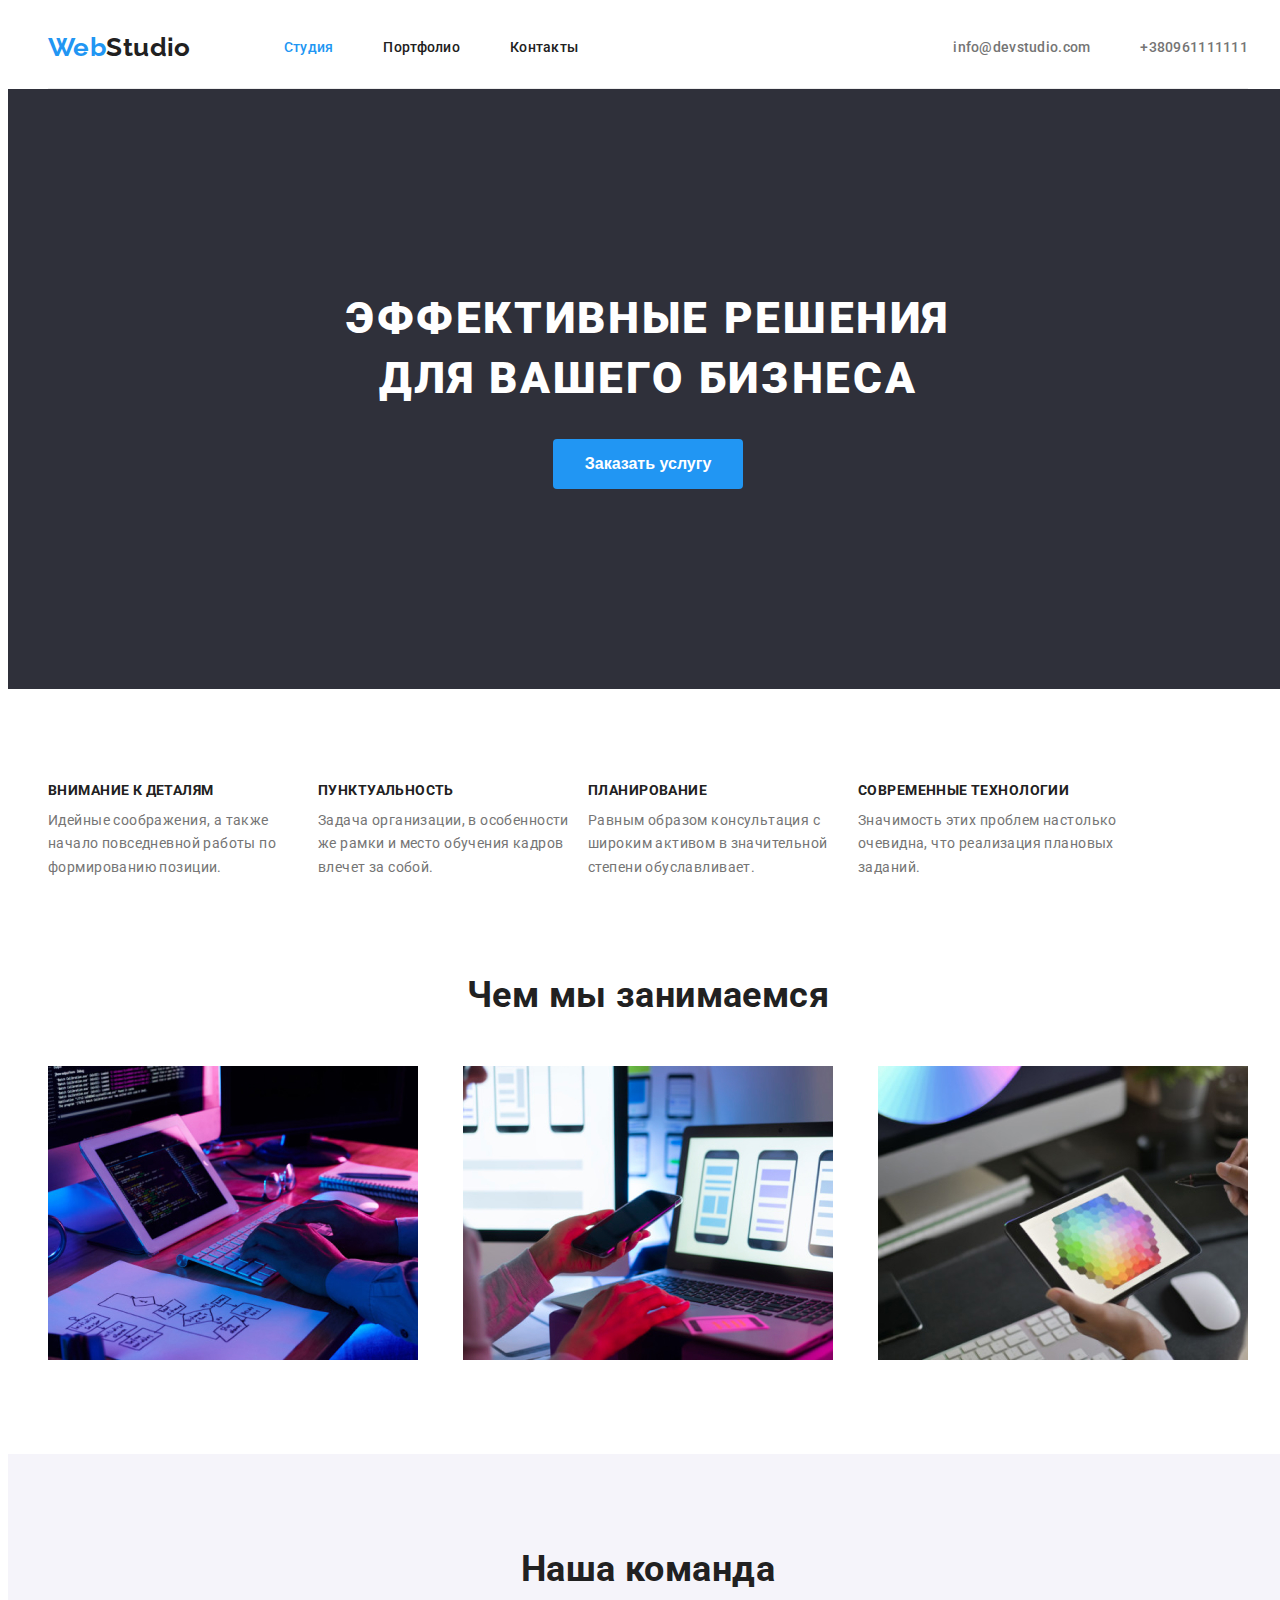
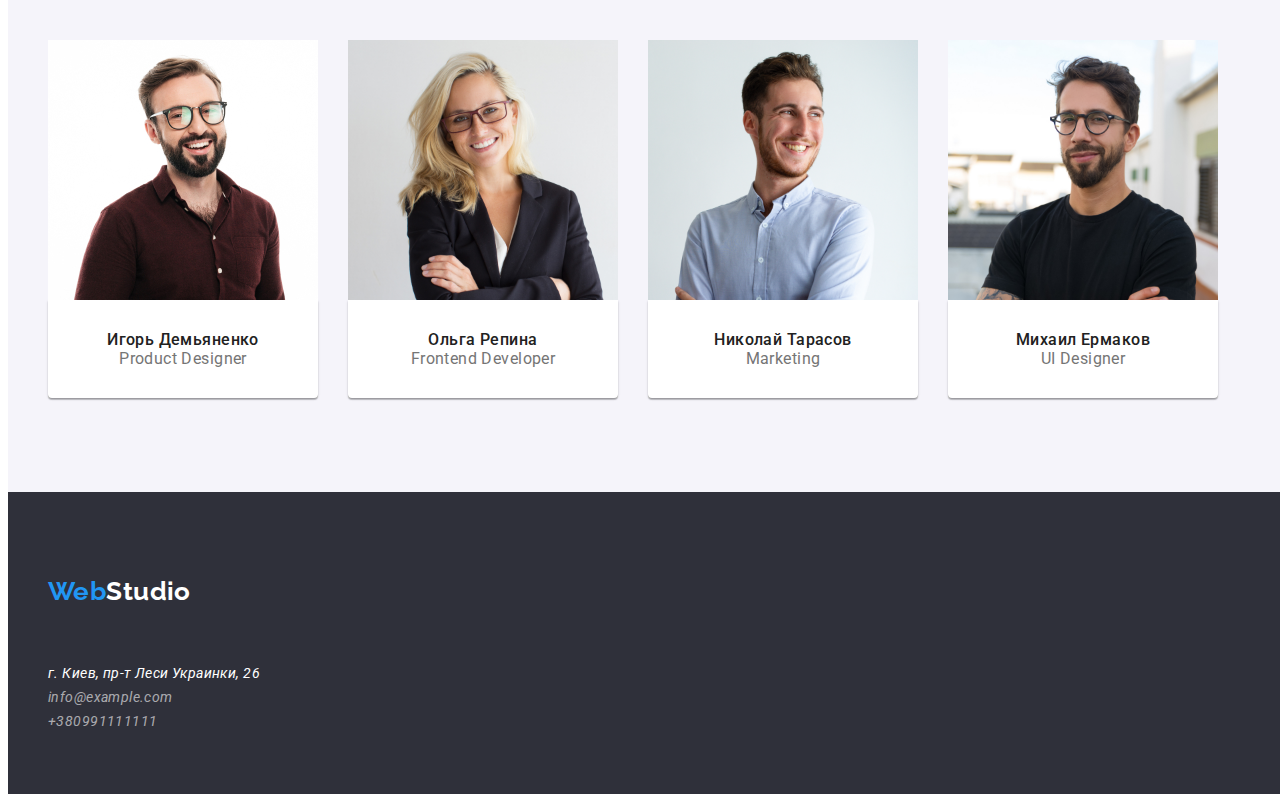
<file: index.html>
<!DOCTYPE html>
<html lang="ru">
  <head>
    <meta charset="UTF-8" />
    <meta http-equiv="X-UA-Compatible" content="IE=edge" />
    <meta name="viewport" content="width=device-width, initial-scale=1.0" />
    <title>Студия</title>
    <link rel="preconnect" href="https://fonts.googleapis.com" />
    <link rel="preconnect" href="https://fonts.gstatic.com" crossorigin />
    <link
      href="https://fonts.googleapis.com/css2?family=Raleway:wght@700&family=Roboto:wght@400;500;700;900&display=swap"
      rel="stylesheet"
    />
    <link
      rel="stylesheet"
      href="https://cdnjs.cloudflare.com/ajax/libs/modern-normalize/1.1.0/modern-normalize.min.css"
      integrity="sha512-wpPYUAdjBVSE4KJnH1VR1HeZfpl1ub8YT/NKx4PuQ5NmX2tKuGu6U/JRp5y+Y8XG2tV+wKQpNHVUX03MfMFn9Q=="
      crossorigin="anonymous"
      referrerpolicy="no-referrer"
    />
    <link rel="stylesheet" href="./css/styles.css" />
  </head>
  <body>
    <div class="conteiner">
      <!-- Шапка страницы  -->
      <header class="header">
        <nav class="navigation">
          <a href="./index.html" class="logo">Web<span class="logo-studio">Studio</span></a>
          <ul class="site-nav">
            <li class="item"><a href="./index.html" class="link current">Студия</a></li>
            <li class="item"><a href="./portfolio.html" class="link">Портфолио</a></li>
            <li class="item"><a href="" class="link">Контакты</a></li>
          </ul>
        </nav>
        <ul class="auth-nav">
          <li class="auth-item"><a href="mailto:info@devstudio.com">info@devstudio.com</a></li>
          <li class="auth-item"><a href="tel:+380961111111">+380961111111</a></li>
        </ul>
      </header>
    </div>

      <!-- Мейн -->
      <main>
        <!-- Блок герой -->

        <section class="hero">
          <h1 class="hero-title">Эффективные решения для вашего бизнеса</h1>
          <button class="button" type="button">Заказать услугу</button>
        </section>
    
        <!-- Преимущества -->
        <section class="features">
          <div class="conteiner">
          <h2 class="visibility-hidden">Преимущества</h2>
          <ul class="list">
            <li class="list-item">
              <h3 class="features-title">Внимание к деталям</h3>
              <p class="features-content">
                Идейные соображения, а также начало повседневной работы по формированию позиции.
              </p>
            </li>
            <li class="list-item">
              <h3 class="features-title">Пунктуальность</h3>
              <p class="features-content">
                Задача организации, в особенности же рамки и место обучения кадров влечет за собой.
              </p>
            </li>
            <li class="list-item">
              <h3 class="features-title">Планирование</h3>
              <p class="features-content">
                Равным образом консультация с широким активом в значительной степени обуславливает.
              </p>
            </li >
            <li class="list-item">
              <h3 class="features-title">Современные технологии</h3>
              <p class="features-content">
                Значимость этих проблем настолько очевидна, что реализация плановых заданий.
              </p>
            </li>
          </ul>
          </div>
        </section>

        <!-- Чем мы занимаемся -->
        <section class="work">
          <div class="conteiner">
          <h2 class="work-title">Чем мы занимаемся</h2>
          <ul class="work-list">
            <li class="work-item">
              <img src="./images/work1.jpg" alt="Работа за компьтером" width="370" />
            </li>
            <li class="work-item">
              <img src="./images/work2.jpg" alt="Мобильный телефон в руке" width="370" />
            </li>
            <li class="work-item">
              <img src="./images/work3.jpg" alt="Планшет в руке" width="370" />
            </li>
          </ul>
          </div>
        </section>
        <!-- Наша команда -->
        <section class="team">
          <div class="conteiner">
          <h2 class="team-title">Наша команда</h2>
          <ul class="team-list">
            <li class="team-item">
              <img src="./images/imgИгорь.jpg" alt="Женщина" width="270" />
              <div class="text-card">
                <h3 class="team-name">Игорь Демьяненко</h3>
              <p class="team-position">Product Designer</p>
            </div>
            </li>
            <li class="team-item">
              <img src="./images/imgОльга.jpg" alt="Женщина" width="270" />
              <div class="text-card">
                <h3 class="team-name">Ольга Репина</h3>
              <p class="team-position">Frontend Developer</p>
              </div>
            </li>
            <li class="team-item">
              <img src="./images/imgНиколай.jpg" alt="Мужчина" width="270" />
              <div class="text-card">
                <h3 class="team-name">Николай Тарасов</h3>
              <p class="team-position">Marketing</p>
              </div>
            </li>
            <li class="team-item">
              <img src="./images/imgМихаил.jpg" alt="Мужчина" width="270" />
              <div class="text-card">
                <h3 class="team-name">Михаил Ермаков</h3>
              <p class="team-position">UI Designer</p>
              </div>
            </li>
          </ul>
          </div>
        </section>
      </main>
    </div>
      <!-- Футер -->
      <footer class="footer">
        <div class="conteiner">
        <a href="./index.html" class="logo">Web<span class="logo-studio">Studio</span></a>
        <address class="footer-addres">
          <ul>
            <li>
              <p class="address">г. Киев, пр-т Леси Украинки, 26</p>
            </li>
            <li class="contacts-item">
              <a href="mailto:info@example.com" class="contacts">info@example.com</a>
            </li>
            <li class="contacts-item">
              <a href="tel:+38099111111" class="contacts">+380991111111</a>
            </li>
          </ul>
        </address>
        </div>
      </footer>
    
  </body>
</html>
</file>
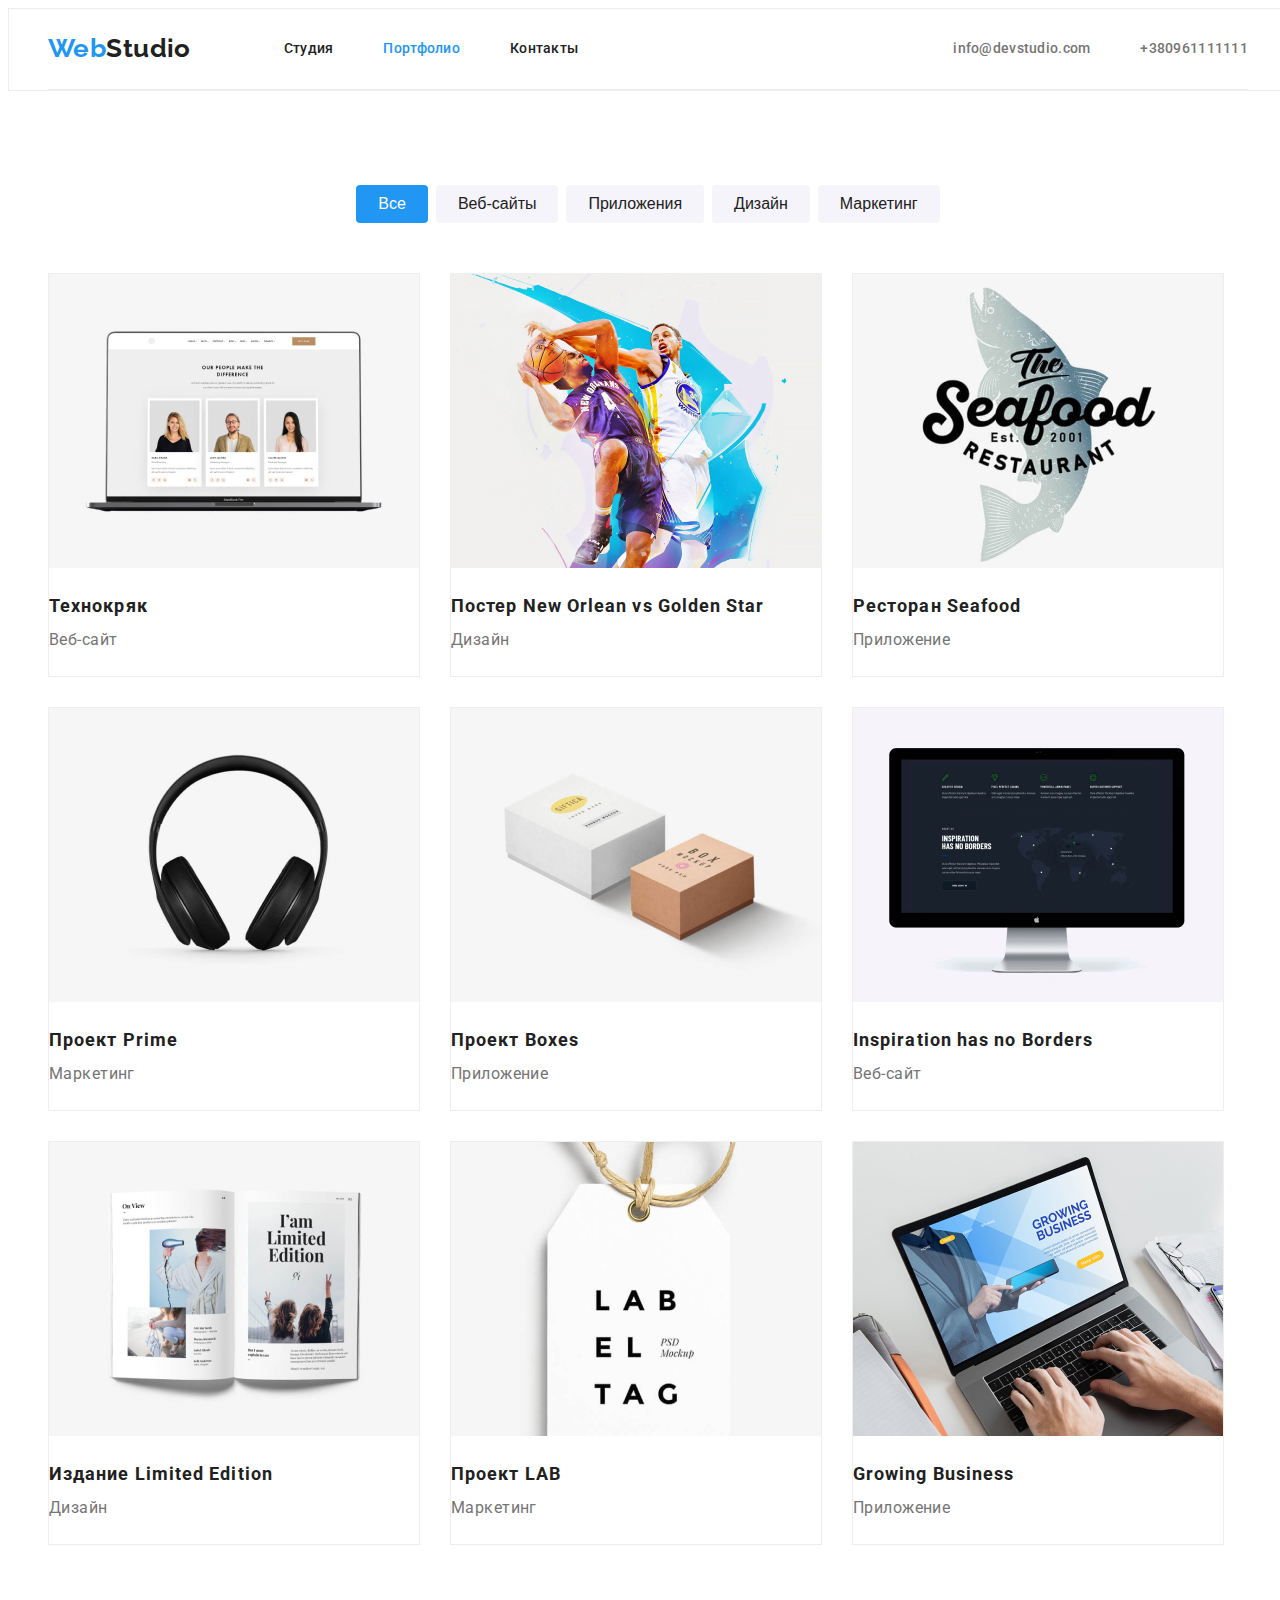
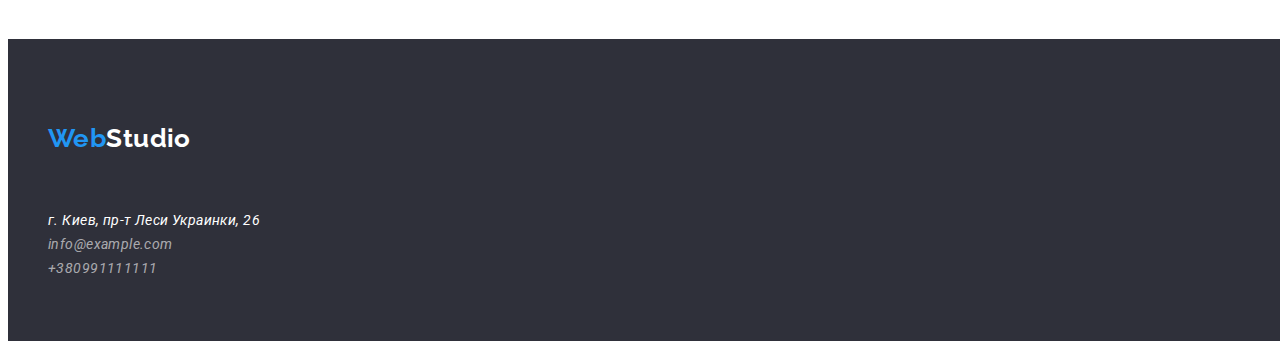
<file: portfolio.html>
<!DOCTYPE html>
<html lang="ru">
  <head>
    <meta charset="UTF-8" />
    <meta http-equiv="X-UA-Compatible" content="IE=edge" />
    <meta name="viewport" content="width=device-width, initial-scale=1.0" />
    <title>Студия</title>
    <link rel="preconnect" href="https://fonts.googleapis.com" />
    <link rel="preconnect" href="https://fonts.gstatic.com" crossorigin />
    <link
      href="https://fonts.googleapis.com/css2?family=Raleway:wght@700&family=Roboto:wght@400;500;700;900&display=swap"
      rel="stylesheet"
    />
    <link
      rel="stylesheet"
      href="https://cdnjs.cloudflare.com/ajax/libs/modern-normalize/1.1.0/modern-normalize.min.css"
      integrity="sha512-wpPYUAdjBVSE4KJnH1VR1HeZfpl1ub8YT/NKx4PuQ5NmX2tKuGu6U/JRp5y+Y8XG2tV+wKQpNHVUX03MfMFn9Q=="
      crossorigin="anonymous"
      referrerpolicy="no-referrer"
    />
    <link rel="stylesheet" href="./css/styles.css" />
  </head>
  <body>
    <!-- Шапка страницы  -->
    <div class="border-header">
      <div class="conteiner">
      <header class="header">
        <nav class="navigation">
          <a href="./index.html" class="logo">Web<span class="logo-studio">Studio</span></a>
          <ul class="site-nav">
            <li class="item"><a href="./index.html" class="link">Студия</a></li>
            <li class="item"><a href="./portfolio.html" class="link current">Портфолио</a></li>
            <li class="item"><a href="" class="link">Контакты</a></li>
          </ul>
        </nav>
        <ul class="auth-nav">
          <li class="auth-item"><a href="mailto:info@devstudio.com">info@devstudio.com</a></li>
          <li class="auth-item"><a href="tel:+380961111111">+380961111111</a></li>
        </ul>
      </header>
    </div>
    </div

    <!-- Мейн -->
    <main>
        <section class="page-section">
          <div class="conteiner">
          <h1 class="visibility-hidden">Портфолио</h1>
          <ul class="page-nav">
            <li class="page-item"><button class="btn current" type="button">Все</button></li>
            <li class="page-item"><button class="btn" type="button">Веб-сайты</button></li>
            <li class="page-item"><button class="btn" type="button">Приложения</button></li>
            <li class="page-item"><button class="btn" type="button">Дизайн</button></li>
            <li class="page-item"><button class="btn" type="button">Маркетинг</button></li>
          </ul>
          <ul class="portfolio-list">
            <li class="portfolio-item">
              <img src="./images/portfolio/laptop.jpg" alt="Ноутбук" width="370" height="294" />
              <div class="portfolio-card">
                <h2 class="portfolio-title">Технокряк</h2>
              <p class="portfolio-text">Веб-сайт</p>
              </div>
            </li>
            <li class="portfolio-item">
              <img
                src="./images/portfolio/bascketball.jpg"
                alt="Баскетболисты"
                width="370"
                height="294"
              />
              <div class="portfolio-card">
                <h2 class="portfolio-title">Постер New Orlean vs Golden Star</h2>
              <p class="portfolio-text">Дизайн</p>
              </div>
            </li>
            <li class="portfolio-item">
              <img
                src="./images/portfolio/seafood.jpg"
                alt="Логотип Seafoof"
                width="370"
                height="294"
              />
              <div class="portfolio-card">
                <h2 class="portfolio-title">Ресторан Seafood</h2>
              <p class="portfolio-text">Приложение</p>
              </div>
            </li>
            <li class="portfolio-item">
              <img
                src="./images/portfolio/headphones.jpg"
                alt="Наушники"
                width="370"
                height="294"
              />
              <div class="portfolio-card">
                <h2 class="portfolio-title">Проект Prime</h2>
              <p class="portfolio-text">Маркетинг</p>
              </div>
            </li>
            <li class="portfolio-item">
              <img src="./images/portfolio/boxes.jpg" alt="Коробки" width="370" height="294" />
            <div class="portfolio-card">
                <h2 class="portfolio-title">Проект Boxes</h2>
              <p class="portfolio-text">Приложение</p>
            </div>
            </li>
            <li class="portfolio-item">
              <img src="./images/portfolio/monitor.jpg" alt="Монитор" width="370" height="294" />
              <div class="portfolio-card">
                <h2 class="portfolio-title">Inspiration has no Borders</h2>
              <p class="portfolio-text">Веб-сайт</p>
              </div>
            </li>
            <li class="portfolio-item">
              <img src="./images/portfolio/book.jpg" alt="Книга" width="370" height="294" />
              <div class="portfolio-card">
                <h2 class="portfolio-title">Издание Limited Edition</h2>
              <p class="portfolio-text">Дизайн</p>
              </div>
            </li>
            <li class="portfolio-item">
              <img src="./images/portfolio/label.jpg" alt="Бирка" width="370" height="294" />
              <div class="portfolio-card">
                <h2 class="portfolio-title">Проект LAB</h2>
              <p class="portfolio-text">Маркетинг</p>
              </div>
            </li>
            <li class="portfolio-item">
              <img
                src="./images/portfolio/hend-on-laptop.jpg"
                alt="Ноутбук"
                width="370"
                height="294"
              />
              <div class="portfolio-card">
                <h2 class="portfolio-title">Growing Business</h2>
              <p class="portfolio-text">Приложение</p>
              </div>
            </li>
          </ul>
          </div>
        </section>
    </main>
    <!-- Футер -->
   <footer class="footer">
        <div class="conteiner">
        <a href="./index.html" class="logo">Web<span class="logo-studio">Studio</span></a>
        <address class="footer-addres">
          <ul>
            <li>
              <p class="address">г. Киев, пр-т Леси Украинки, 26</p>
            </li>
            <li class="contacts-item">
              <a href="mailto:info@example.com" class="contacts">info@example.com</a>
            </li>
            <li class="contacts-item">
              <a href="tel:+38099111111" class="contacts">+380991111111</a>
            </li>
          </ul>
        </address>
        </div>
      </footer>
  </body>
</html>
</file>
<file: css/styles.css>
/* ROOT */
:root{
    --primery-text-color: rgba(117, 117, 117, 1);
    --bgc-hero-footer: rgba(47, 48, 58, 1);
    --title-text-color: rgba(33, 33, 33, 1);
    --accent-color: rgba(33, 150, 243, 1);
    --footer-contact-color: rgba(255, 255, 255, 0.6);
    --hero-color: rgba(255, 255, 255, 1);
    --batton-portfolio: rgba(245, 244, 250, 1);
    --page-color: #ffffff;
}

/* НОРМАЛИЗАЦИЯ */
h1,h2,h3,h4,h5,h6,p{margin: 0;}
a{text-decoration:none;}

ul, ul li{
    list-style: none;
    padding: 0;
    margin: 0;
}
img{
    display: block;
}
/* Наследование от body */
body {
    height: 100%;
    width: 100%;
    background-color: var(--page-color);
    color: var(--primery-text-color);
    font-family: Roboto,sans-serif;
    font-size: 14px;
    font-weight: 400;
    letter-spacing: 0.03em;
    line-height: 1.7;
}

/* Контейнер для контента */
.conteiner {
    width: 1200px;
    margin: 0 auto;
    padding-left: 15px;
    padding-right: 15px;
    align-items: center;
}

/* Header */
.header{
    display: flex;
    height: 80px;
   border-bottom: 1px solid #ECECEC;;
}
.navigation{
    display: flex;
}
.logo {
    display: inline-block;
    margin-right: 93px;
    padding-top: 24px;
    padding-bottom: 25px;
    color: var(--accent-color);
    font-family: Raleway,sans-serif;
    font-weight: 700;
    font-size: 26px;
    line-height: 1.2;

}
.logo-studio {
    color: var(--title-text-color);
}
/* Header-Site nav  */
.site-nav{
    display: flex;
    align-items: center;

    font-weight: 500;
    line-height: 1.14;
    letter-spacing: 0.02em;
}
.site-nav .link {
   padding-top: 32px;
   padding-bottom: 32px;
    color: var(--title-text-color);
    letter-spacing: 0.02em;
}
.item{
    margin-right: 50px;
}
.item:last-child {
margin-right: 0;
}
.site-nav .link:hover,
.site-nav .link:focus {
    color: var(--accent-color);
}
.site-nav .link.current{
color: var(--accent-color);
}

.auth-nav{
    display: flex;
    margin-left: auto;
    align-items: center;
    font-weight: 500;
    line-height: 1.14;
    letter-spacing: 0.02em;
}
.auth-nav a{
    display: block;
    padding-top: 32px;
    padding-bottom: 32px;
    color: var(--primery-text-color);
    letter-spacing: 0.02em;
}
.auth-nav .auth-item:last-child{
    margin-left: 50px;
}

.auth-nav a:hover,
.auth-nav a:focus{
    color: var(--accent-color);
}

.border-header {
     border: 1px solid #ECECEC;
}
/* --------------------------------------------------  */
    

/* main  */
h2,
h3,
h4 {
    color: var(--title-text-color);
}
 /* hero  */
 .hero{
       padding: 200px 0;
    background-color: var(--bgc-hero-footer);
 }
.hero-title{
        width: 696px;
        margin-left: auto;
        margin-right: auto;
        margin-bottom: 30px;
        color: var(--hero-color);
        font-weight: 900;
        font-size: 44px;
        line-height: 1.36;
        text-align: center;
        letter-spacing: 0.06em;
        text-transform: uppercase;
    }
.button{
    display: flex;
    align-items: center;
    text-align: center;
    padding: 10px 32px;
    margin: 0 auto;
    color: var(--hero-color);
    background-color: var(--accent-color);
    font-size: 16px;
    font-weight: 700;
    line-height: 1.87;
    cursor: pointer;
    border: none;
    border-radius: 4px;
 
}
.button:hover,
.button:focus{
    background-color: #188CE8;
    box-shadow: 0px 4px 4px rgba(0, 0, 0, 0.15);
}

/* Преимущества  */
.visibility-hidden{
    position: absolute;
    white-space: nowrap;
    width: 1px;
    height: 1px;
    overflow: hidden;
    border: 0;
    padding: 0;
    clip: rect(0 0 0 0);
    clip-path: inset(50%);
    margin: -1px;
}


.list{
    display: flex;
}
.list-item{
    width: 270px;
}
.features{
    padding-top: 94px;
}

.team{
    background-color: #F5F4FA;
    padding-top: 94px;
    padding-bottom: 94px;
}

.features-title,
.work-title,
.team-title{
    color: var(--title-text-color);
    font-size: 14px;
    font-weight: 700;
}
.features-title{
    line-height: 1.14;
    text-transform: uppercase;
    margin-bottom: 10px;
}
/* WORK  */
.work{
    padding-bottom: 94px;
    padding-top: 94px;
}
.work-title,
.team-title{
    font-size: 36px;
    line-height: 1.17;
    text-align: center;
}
.work-title{
    margin-bottom: 50px;
}
.work-list{
    display: flex;
    justify-content:space-between ;
}
.work-item{
    width: 370px;
    
}

/* Наша команда  */
.team-title{
   margin-bottom: 50px;
}
.team-list{
    display: flex;
    justify-content: flex-start;
}
.team-item{
background-color: #fff;
}

.team-item:not(:last-child){
    margin-right: 30px;
}

.text-card{
    padding-top: 30px;
    padding-bottom: 30px;
    text-align:center;
    box-shadow: 0px 1px 3px rgba(0, 0, 0, 0.12), 0px 1px 1px rgba(0, 0, 0, 0.14), 0px 2px 1px rgba(0, 0, 0, 0.2);
    border-radius: 0px 0px 4px 4px;
}
.team-name{
    font-weight: 500;
}
.team-name,
.team-position{
    font-size: 16px;
    line-height: 1.19;
}
/* --------------------------------------------- */
  /* footer  */
  .footer{
      background: var(--bgc-hero-footer);
      padding-top: 60px;
      padding-bottom: 60px;
  }
.logo-studio {
    color: var(--title-text-color);
}
.footer .logo-studio{
      color: var(--hero-color);
     
  }
  .footer-addres{
      margin-top: 30px;
  }
.address {
    color: var(--hero-color);
}

.contacts{
    color: var(--footer-contact-color);
    font-weight: 400;
}
.contacts:hover,
.contacts:focus {
    color: var(--accent-color);
}
/* main-pertfolio  */
.page-section{
    padding-top: 94px;
    padding-bottom: 94px;
}
.page-nav{
    display: flex;
    justify-content: center;
    padding-bottom: 50px;
   
}
.page-item{
    margin-right: 8px;

}
.page-item:last-child{
    margin-right: 0;
}

.portfolio-list{
    display: flex;
    flex-wrap: wrap;
    
}

.portfolio-item{
    max-width: 370px;
    margin-right: 30px;
    margin-bottom: 30px;
    background-color: #fff;
    border: 1px solid #EEEEEE;
}
.portfolio-item:nth-child(3n){
    margin-right: 0;
}
.portfolio-item:nth-last-child(-n+3){
    margin-bottom: 0;
}

.btn{
    padding: 6px 22px;

    font-size: 16px;
    font-weight: 500;
    line-height: 1.625;
    background-color: var(--batton-portfolio);
    color: var(--title-text-color);
    cursor: pointer;
    border: unset;
    border-radius: 4px;
}
.btn:hover,
.btn:focus {
    background-color: var(--accent-color);
    color: var(--page-color);
}

.btn.current {
    color: var(--page-color);
    background-color: var(--accent-color);
}

.portfolio-title{
    font-weight: 700;
    font-size: 18px;
    line-height: 2;
    letter-spacing: 0.06em;
}
.portfolio-text{
    font-size: 16px;
    line-height: 2;
}
.portfolio-card{
    padding: 20px 0;
}
</file>
